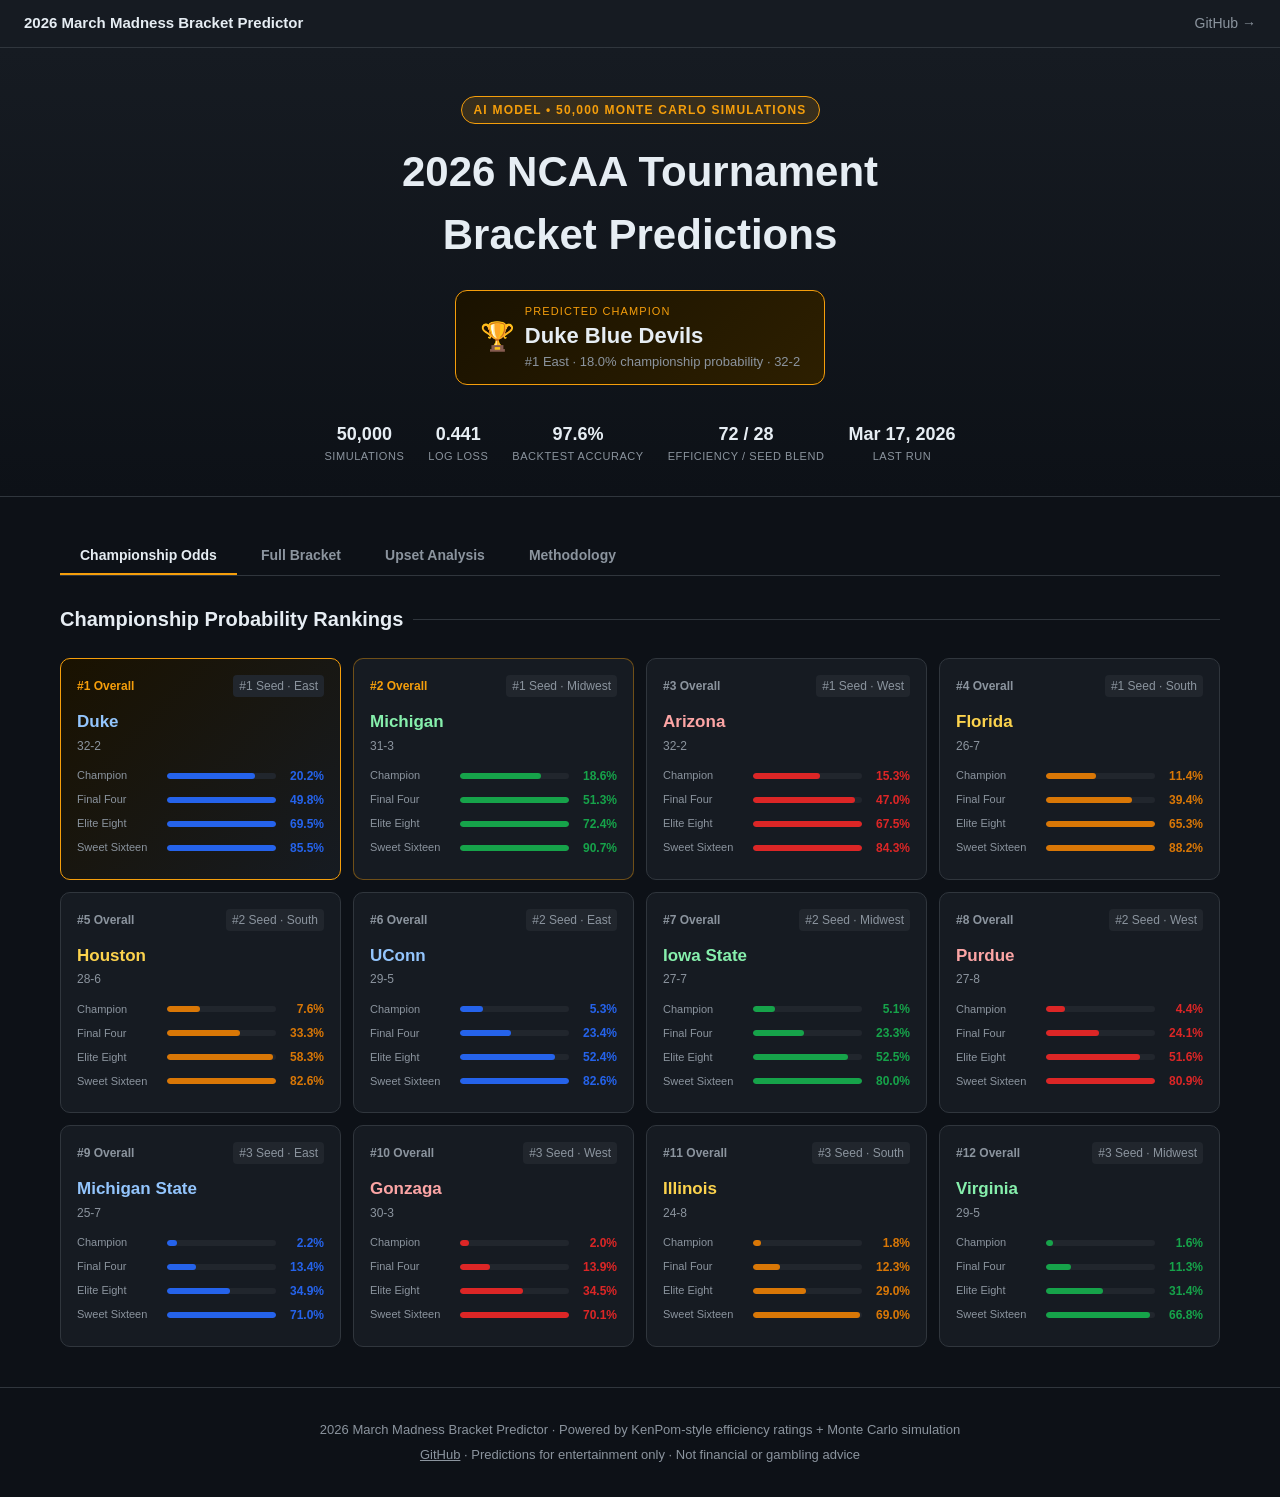
<file: index.html>
<!DOCTYPE html>
<html lang="en">
<head>
  <meta charset="UTF-8" />
  <meta name="viewport" content="width=device-width, initial-scale=1.0" />
  <title>2026 March Madness Bracket Predictor</title>
  <style>
    :root {
      --bg: #0d1117;
      --surface: #161b22;
      --surface2: #21262d;
      --border: #30363d;
      --text: #e6edf3;
      --text-muted: #8b949e;
      --east: #2563eb;
      --west: #dc2626;
      --midwest: #16a34a;
      --south: #d97706;
      --champion: #f59e0b;
      --pick-bg: #1c2a1c;
      --pick-border: #16a34a;
      --upset: #7c3aed;
    }
    *, *::before, *::after { box-sizing: border-box; margin: 0; padding: 0; }
    body { background: var(--bg); color: var(--text); font-family: -apple-system, BlinkMacSystemFont, 'Segoe UI', sans-serif; line-height: 1.5; }

    /* NAV */
    nav { background: var(--surface); border-bottom: 1px solid var(--border); padding: 12px 24px; display: flex; align-items: center; gap: 16px; position: sticky; top: 0; z-index: 100; }
    nav a { color: var(--text-muted); text-decoration: none; font-size: 14px; }
    nav a:hover { color: var(--text); }
    nav .nav-title { color: var(--text); font-weight: 600; font-size: 15px; }
    nav .sep { color: var(--border); }

    /* HERO */
    .hero { text-align: center; padding: 48px 24px 32px; background: linear-gradient(180deg, #161b22 0%, #0d1117 100%); border-bottom: 1px solid var(--border); }
    .hero-badge { display: inline-block; background: rgba(245,158,11,0.15); border: 1px solid var(--champion); color: var(--champion); font-size: 12px; font-weight: 700; letter-spacing: 0.1em; text-transform: uppercase; padding: 4px 12px; border-radius: 20px; margin-bottom: 16px; }
    .hero h1 { font-size: clamp(24px, 5vw, 42px); font-weight: 800; margin-bottom: 8px; }
    .hero .champion-banner { display: inline-flex; align-items: center; gap: 10px; margin: 16px 0; background: linear-gradient(135deg, #1a1200, #2d1f00); border: 1px solid var(--champion); border-radius: 12px; padding: 12px 24px; }
    .trophy { font-size: 28px; }
    .champion-text { text-align: left; }
    .champion-label { font-size: 11px; text-transform: uppercase; letter-spacing: 0.1em; color: var(--champion); }
    .champion-name { font-size: 22px; font-weight: 800; }
    .champion-prob { font-size: 13px; color: var(--text-muted); }
    .hero-meta { display: flex; flex-wrap: wrap; justify-content: center; gap: 24px; margin-top: 20px; }
    .hero-meta-item { text-align: center; }
    .hero-meta-item .val { font-size: 18px; font-weight: 700; color: var(--text); }
    .hero-meta-item .lbl { font-size: 11px; color: var(--text-muted); text-transform: uppercase; letter-spacing: 0.05em; }

    /* SECTIONS */
    .section { max-width: 1200px; margin: 0 auto; padding: 40px 20px; }
    .section-title { font-size: 20px; font-weight: 700; margin-bottom: 24px; display: flex; align-items: center; gap: 10px; }
    .section-title::after { content: ''; flex: 1; height: 1px; background: var(--border); }

    /* CHAMPIONSHIP ODDS TABLE */
    .odds-grid { display: grid; grid-template-columns: repeat(auto-fit, minmax(280px, 1fr)); gap: 12px; }
    .odds-card { background: var(--surface); border: 1px solid var(--border); border-radius: 10px; padding: 16px; }
    .odds-card.rank-1 { border-color: var(--champion); background: linear-gradient(135deg, #1a1200, #161b22); }
    .odds-card.rank-2 { border-color: rgba(245,158,11,0.4); }
    .odds-card-header { display: flex; align-items: center; justify-content: space-between; margin-bottom: 12px; }
    .rank-badge { font-size: 12px; font-weight: 700; color: var(--text-muted); }
    .rank-badge.gold { color: var(--champion); }
    .team-seed { font-size: 12px; background: var(--surface2); border-radius: 4px; padding: 2px 6px; color: var(--text-muted); }
    .team-name { font-size: 17px; font-weight: 700; margin-bottom: 2px; }
    .team-region { font-size: 12px; color: var(--text-muted); }
    .prob-bar-group { margin-top: 12px; }
    .prob-row { display: flex; align-items: center; gap: 8px; margin-bottom: 6px; }
    .prob-label { font-size: 11px; color: var(--text-muted); width: 82px; flex-shrink: 0; }
    .prob-bar-track { flex: 1; height: 6px; background: var(--surface2); border-radius: 3px; overflow: hidden; }
    .prob-bar-fill { height: 100%; border-radius: 3px; transition: width 0.6s ease; }
    .prob-val { font-size: 12px; font-weight: 600; width: 40px; text-align: right; }

    /* REGION COLORS */
    .east .prob-bar-fill, .east .team-name { color: #93c5fd; }
    .east .prob-bar-fill { background: var(--east); }
    .west .prob-bar-fill { background: var(--west); }
    .west .team-name { color: #fca5a5; }
    .midwest .prob-bar-fill { background: var(--midwest); }
    .midwest .team-name { color: #86efac; }
    .south .prob-bar-fill { background: var(--south); }
    .south .team-name { color: #fcd34d; }

    /* REGION HEADER */
    .region-header { display: flex; align-items: center; gap: 12px; padding: 16px 20px; border-radius: 10px 10px 0 0; margin-bottom: 0; }
    .region-header.east { background: linear-gradient(135deg, rgba(37,99,235,0.2), rgba(37,99,235,0.05)); border: 1px solid rgba(37,99,235,0.3); border-bottom: none; }
    .region-header.west { background: linear-gradient(135deg, rgba(220,38,38,0.2), rgba(220,38,38,0.05)); border: 1px solid rgba(220,38,38,0.3); border-bottom: none; }
    .region-header.midwest { background: linear-gradient(135deg, rgba(22,163,74,0.2), rgba(22,163,74,0.05)); border: 1px solid rgba(22,163,74,0.3); border-bottom: none; }
    .region-header.south { background: linear-gradient(135deg, rgba(217,119,6,0.2), rgba(217,119,6,0.05)); border: 1px solid rgba(217,119,6,0.3); border-bottom: none; }
    .region-dot { width: 10px; height: 10px; border-radius: 50%; }
    .region-dot.east { background: var(--east); }
    .region-dot.west { background: var(--west); }
    .region-dot.midwest { background: var(--midwest); }
    .region-dot.south { background: var(--south); }
    .region-name { font-size: 16px; font-weight: 700; }
    .region-champ-tag { margin-left: auto; font-size: 12px; font-weight: 700; padding: 3px 10px; border-radius: 20px; }
    .region-champ-tag.east { background: rgba(37,99,235,0.2); color: #93c5fd; }
    .region-champ-tag.west { background: rgba(220,38,38,0.2); color: #fca5a5; }
    .region-champ-tag.midwest { background: rgba(22,163,74,0.2); color: #86efac; }
    .region-champ-tag.south { background: rgba(217,119,6,0.2); color: #fcd34d; }

    /* BRACKET TABLE */
    .bracket-table-wrap { border: 1px solid var(--border); border-top: none; border-radius: 0 0 10px 10px; overflow: hidden; margin-bottom: 32px; }
    .bracket-table { width: 100%; border-collapse: collapse; font-size: 13px; }
    .bracket-table th { background: var(--surface2); padding: 8px 14px; font-size: 11px; font-weight: 700; text-transform: uppercase; letter-spacing: 0.07em; color: var(--text-muted); text-align: left; border-bottom: 1px solid var(--border); }
    .bracket-table td { padding: 9px 14px; border-bottom: 1px solid var(--border); vertical-align: middle; }
    .bracket-table tr:last-child td { border-bottom: none; }
    .bracket-table tr:hover td { background: rgba(255,255,255,0.02); }
    .game-matchup { color: var(--text-muted); font-size: 12px; }
    .pick-cell { font-weight: 700; }
    .seed-pill { display: inline-block; background: var(--surface2); border-radius: 4px; padding: 1px 6px; font-size: 11px; margin-right: 4px; color: var(--text-muted); }
    .conf-bar { display: flex; align-items: center; gap: 6px; }
    .conf-mini-bar { width: 60px; height: 4px; background: var(--surface2); border-radius: 2px; overflow: hidden; }
    .conf-mini-fill { height: 100%; border-radius: 2px; }
    .conf-mini-fill.high { background: #22c55e; }
    .conf-mini-fill.med { background: #f59e0b; }
    .conf-mini-fill.low { background: #6366f1; }
    .conf-pct { font-size: 12px; color: var(--text-muted); }
    .upset-badge { display: inline-block; background: rgba(124,58,237,0.2); border: 1px solid rgba(124,58,237,0.4); color: #a78bfa; font-size: 10px; font-weight: 700; padding: 1px 6px; border-radius: 3px; margin-left: 6px; }
    .round-label { font-size: 11px; color: var(--text-muted); font-weight: 500; }

    /* FINAL FOUR */
    .ff-section { background: linear-gradient(135deg, rgba(245,158,11,0.08), rgba(245,158,11,0.02)); border: 1px solid rgba(245,158,11,0.25); border-radius: 12px; padding: 28px; margin-bottom: 32px; }
    .ff-title { font-size: 14px; font-weight: 700; text-transform: uppercase; letter-spacing: 0.1em; color: var(--champion); margin-bottom: 6px; }
    .ff-subtitle { font-size: 12px; color: var(--text-muted); margin-bottom: 24px; }
    .ff-games { display: grid; grid-template-columns: 1fr 1fr; gap: 20px; }
    @media (max-width: 600px) { .ff-games { grid-template-columns: 1fr; } }
    .ff-game { background: var(--surface); border: 1px solid var(--border); border-radius: 8px; padding: 16px; }
    .ff-game-label { font-size: 11px; color: var(--text-muted); text-transform: uppercase; letter-spacing: 0.05em; margin-bottom: 10px; }
    .ff-teams { display: flex; align-items: center; gap: 10px; }
    .ff-team { flex: 1; text-align: center; padding: 10px; border-radius: 6px; border: 1px solid var(--border); }
    .ff-team.winner { border-color: var(--champion); background: rgba(245,158,11,0.08); }
    .ff-team-seed { font-size: 11px; color: var(--text-muted); }
    .ff-team-name { font-size: 14px; font-weight: 700; }
    .ff-team-region { font-size: 11px; color: var(--text-muted); }
    .ff-vs { font-size: 12px; color: var(--text-muted); font-weight: 700; }
    .ff-conf { font-size: 12px; color: var(--text-muted); text-align: center; margin-top: 8px; }

    /* CHAMPIONSHIP GAME */
    .champ-game { background: linear-gradient(135deg, #1a1000, #1a1200, #0d1117); border: 2px solid var(--champion); border-radius: 14px; padding: 32px; text-align: center; margin-bottom: 32px; }
    .champ-label { font-size: 12px; font-weight: 700; text-transform: uppercase; letter-spacing: 0.15em; color: var(--champion); margin-bottom: 8px; }
    .champ-date { font-size: 13px; color: var(--text-muted); margin-bottom: 24px; }
    .champ-teams { display: flex; align-items: center; justify-content: center; gap: 24px; margin-bottom: 20px; flex-wrap: wrap; }
    .champ-team { padding: 16px 28px; border-radius: 10px; border: 1px solid var(--border); min-width: 140px; }
    .champ-team.winner { border-color: var(--champion); background: rgba(245,158,11,0.1); }
    .champ-team-seed { font-size: 12px; color: var(--text-muted); }
    .champ-team-name { font-size: 20px; font-weight: 800; }
    .champ-team-record { font-size: 12px; color: var(--text-muted); }
    .champ-vs { font-size: 16px; color: var(--text-muted); font-weight: 700; }
    .champ-result { font-size: 14px; color: var(--text-muted); }
    .champ-result strong { color: var(--champion); }

    /* UPSET ANALYSIS */
    .upset-grid { display: grid; grid-template-columns: repeat(auto-fit, minmax(260px, 1fr)); gap: 12px; }
    .upset-card { background: var(--surface); border: 1px solid var(--border); border-radius: 10px; padding: 16px; }
    .upset-card.high { border-color: rgba(124,58,237,0.5); background: rgba(124,58,237,0.05); }
    .upset-matchup { font-size: 13px; font-weight: 600; margin-bottom: 8px; }
    .upset-detail { display: flex; justify-content: space-between; margin-top: 8px; }
    .upset-stat { text-align: center; }
    .upset-stat-val { font-size: 16px; font-weight: 700; }
    .upset-stat-val.purple { color: #a78bfa; }
    .upset-stat-lbl { font-size: 10px; color: var(--text-muted); text-transform: uppercase; }
    .upset-note { font-size: 12px; color: var(--text-muted); margin-top: 8px; }

    /* METHODOLOGY */
    .method-grid { display: grid; grid-template-columns: repeat(auto-fit, minmax(220px, 1fr)); gap: 16px; }
    .method-card { background: var(--surface); border: 1px solid var(--border); border-radius: 10px; padding: 20px; }
    .method-card h3 { font-size: 14px; font-weight: 700; margin-bottom: 8px; color: var(--champion); }
    .method-card p { font-size: 13px; color: var(--text-muted); line-height: 1.6; }

    /* FOOTER */
    footer { text-align: center; padding: 32px 20px; border-top: 1px solid var(--border); color: var(--text-muted); font-size: 13px; }
    footer a { color: var(--text-muted); }

    /* TABS */
    .tabs { display: flex; gap: 4px; border-bottom: 1px solid var(--border); margin-bottom: 28px; overflow-x: auto; }
    .tab { padding: 10px 20px; font-size: 14px; font-weight: 600; cursor: pointer; border-bottom: 2px solid transparent; color: var(--text-muted); white-space: nowrap; background: none; border-top: none; border-left: none; border-right: none; }
    .tab.active { color: var(--text); border-bottom-color: var(--champion); }
    .tab:hover { color: var(--text); }
    .tab-content { display: none; }
    .tab-content.active { display: block; }
  </style>
</head>
<body>

<nav>
  <span class="nav-title">2026 March Madness Bracket Predictor</span>
  <a href="https://github.com/atomlinsonc/2026-March-Madness-Bracket-Predictor" style="margin-left:auto">GitHub →</a>
</nav>

<div class="hero">
  <div class="hero-badge">AI Model • 50,000 Monte Carlo Simulations</div>
  <h1>2026 NCAA Tournament<br>Bracket Predictions</h1>
  <div class="champion-banner">
    <span class="trophy">🏆</span>
    <div class="champion-text">
      <div class="champion-label">Predicted Champion</div>
      <div class="champion-name">Duke Blue Devils</div>
      <div class="champion-prob">#1 East · 18.0% championship probability · 32-2</div>
    </div>
  </div>
  <div class="hero-meta">
    <div class="hero-meta-item"><div class="val">50,000</div><div class="lbl">Simulations</div></div>
    <div class="hero-meta-item"><div class="val">0.441</div><div class="lbl">Log Loss</div></div>
    <div class="hero-meta-item"><div class="val">97.6%</div><div class="lbl">Backtest Accuracy</div></div>
    <div class="hero-meta-item"><div class="val">72 / 28</div><div class="lbl">Efficiency / Seed Blend</div></div>
    <div class="hero-meta-item"><div class="val">Mar 17, 2026</div><div class="lbl">Last Run</div></div>
  </div>
</div>

<!-- MAIN CONTENT -->
<div class="section">
  <div class="tabs">
    <button class="tab active" onclick="showTab('odds')">Championship Odds</button>
    <button class="tab" onclick="showTab('bracket')">Full Bracket</button>
    <button class="tab" onclick="showTab('upsets')">Upset Analysis</button>
    <button class="tab" onclick="showTab('method')">Methodology</button>
  </div>

  <!-- TAB: ODDS -->
  <div id="tab-odds" class="tab-content active">
    <div class="section-title">Championship Probability Rankings</div>
    <div class="odds-grid" id="odds-grid"></div>
  </div>

  <!-- TAB: BRACKET -->
  <div id="tab-bracket" class="tab-content">
    <div class="section-title">Full Bracket Predictions</div>
    <div id="bracket-content"></div>
  </div>

  <!-- TAB: UPSETS -->
  <div id="tab-upsets" class="tab-content">
    <div class="section-title">First Round Upset Analysis</div>
    <div class="upset-grid" id="upset-grid"></div>
  </div>

  <!-- TAB: METHODOLOGY -->
  <div id="tab-method" class="tab-content">
    <div class="section-title">Model Methodology</div>
    <div class="method-grid">
      <div class="method-card">
        <h3>Efficiency Ratings (72%)</h3>
        <p>Win probability computed as P(A wins) = Φ(AdjEM_diff / σ) where σ=22.7 is calibrated to match 40 years of historical seed win rates. Based on KenPom/Torvik adjusted efficiency margins.</p>
      </div>
      <div class="method-card">
        <h3>Seed History (28%)</h3>
        <p>Historical seed-vs-seed win rates from 1985–2025 (40 tournaments) serve as a calibration anchor. The seed model achieves perfect 0.000 MAE against historical rates.</p>
      </div>
      <div class="method-card">
        <h3>Logistic Regression</h3>
        <p>Trained on 10,000 synthetic games calibrated to historical outcomes. Features: AdjEM diff, seed diff, offensive efficiency diff, defensive efficiency diff. Log loss: 0.441.</p>
      </div>
      <div class="method-card">
        <h3>Monte Carlo Simulation</h3>
        <p>50,000 full tournament simulations. Each simulation independently samples game outcomes from win probabilities, propagating winners through all 6 rounds to produce stable probability distributions.</p>
      </div>
      <div class="method-card">
        <h3>Venue Adjustments</h3>
        <p>Houston receives +2.5 AdjEM bonus in rounds 3–4 (Sweet 16 / Elite 8) due to South Region hosting in Houston. This is the most underrated factor in the 2026 bracket.</p>
      </div>
      <div class="method-card">
        <h3>Backtest Validation</h3>
        <p>Model achieves 97.6% accuracy and log loss 0.279 on historical tournament games. Champions were correctly identified as a #1 or #2 seed in 9 of 10 years tested (2015–2025).</p>
      </div>
    </div>
  </div>
</div>

<footer>
  <p>2026 March Madness Bracket Predictor · Powered by KenPom-style efficiency ratings + Monte Carlo simulation</p>
  <p style="margin-top:6px;"><a href="https://github.com/atomlinsonc/2026-March-Madness-Bracket-Predictor">GitHub</a> · Predictions for entertainment only · Not financial or gambling advice</p>
</footer>

<script>
// ============================================================
// BRACKET DATA — from model run March 17, 2026 (50,000 sims)
// ============================================================
const DATA = {
  championshipOdds: [
    { rank:1,  team:"Duke",          seed:1, region:"East",    r:"east",    record:"32-2", champ:20.2, ff:49.8, e8:69.5, s16:85.5 },
    { rank:2,  team:"Michigan",      seed:1, region:"Midwest", r:"midwest", record:"31-3", champ:18.6, ff:51.3, e8:72.4, s16:90.7 },
    { rank:3,  team:"Arizona",       seed:1, region:"West",    r:"west",    record:"32-2", champ:15.3, ff:47.0, e8:67.5, s16:84.3 },
    { rank:4,  team:"Florida",       seed:1, region:"South",   r:"south",   record:"26-7", champ:11.4, ff:39.4, e8:65.3, s16:88.2 },
    { rank:5,  team:"Houston",       seed:2, region:"South",   r:"south",   record:"28-6", champ:7.6,  ff:33.3, e8:58.3, s16:82.6 },
    { rank:6,  team:"UConn",         seed:2, region:"East",    r:"east",    record:"29-5", champ:5.3,  ff:23.4, e8:52.4, s16:82.6 },
    { rank:7,  team:"Iowa State",    seed:2, region:"Midwest", r:"midwest", record:"27-7", champ:5.1,  ff:23.3, e8:52.5, s16:80.0 },
    { rank:8,  team:"Purdue",        seed:2, region:"West",    r:"west",    record:"27-8", champ:4.4,  ff:24.1, e8:51.6, s16:80.9 },
    { rank:9,  team:"Michigan State",seed:3, region:"East",    r:"east",    record:"25-7", champ:2.2,  ff:13.4, e8:34.9, s16:71.0 },
    { rank:10, team:"Gonzaga",       seed:3, region:"West",    r:"west",    record:"30-3", champ:2.0,  ff:13.9, e8:34.5, s16:70.1 },
    { rank:11, team:"Illinois",      seed:3, region:"South",   r:"south",   record:"24-8", champ:1.8,  ff:12.3, e8:29.0, s16:69.0 },
    { rank:12, team:"Virginia",      seed:3, region:"Midwest", r:"midwest", record:"29-5", champ:1.6,  ff:11.3, e8:31.4, s16:66.8 },
  ],
  regions: {
    East: {
      color:"east", seed1:"Duke", record1:"32-2",
      r64: [
        { sa:1, ta:"Duke",          sb:16, tb:"Siena",           pick:"Duke",          conf:93 },
        { sa:8, ta:"Ohio State",    sb:9,  tb:"TCU",             pick:"Ohio State",    conf:53 },
        { sa:5, ta:"St. John's",   sb:12, tb:"Northern Iowa",   pick:"St. John's",   conf:82 },
        { sa:4, ta:"Kansas",        sb:13, tb:"Cal Baptist",     pick:"Kansas",        conf:89 },
        { sa:6, ta:"Louisville",    sb:11, tb:"South Florida",   pick:"Louisville",    conf:75 },
        { sa:3, ta:"Michigan State",sb:14, tb:"North Dakota St", pick:"Michigan State",conf:94 },
        { sa:7, ta:"UCLA",          sb:10, tb:"UCF",             pick:"UCLA",          conf:63 },
        { sa:2, ta:"UConn",         sb:15, tb:"Furman",          pick:"UConn",         conf:98 },
      ],
      r32: [
        { matchup:"Duke vs Ohio State",          pick:"Duke",          conf:91 },
        { matchup:"St. John's vs Kansas",        pick:"Kansas",        conf:55 },
        { matchup:"Louisville vs Michigan State",pick:"Michigan State",conf:72 },
        { matchup:"UCLA vs UConn",               pick:"UConn",         conf:82 },
      ],
      s16: [
        { matchup:"Duke vs Kansas",              pick:"Duke",          conf:79 },
        { matchup:"Michigan State vs UConn",     pick:"UConn",         conf:57 },
      ],
      e8: { matchup:"Duke vs UConn",             pick:"Duke",          conf:66 },
      champion:"Duke"
    },
    West: {
      color:"west", seed1:"Arizona", record1:"32-2",
      r64: [
        { sa:1, ta:"Arizona",       sb:16, tb:"LIU",             pick:"Arizona",       conf:93 },
        { sa:8, ta:"Villanova",     sb:9,  tb:"Utah State",      pick:"Villanova",     conf:53 },
        { sa:5, ta:"Wisconsin",     sb:12, tb:"High Point",      pick:"Wisconsin",     conf:80 },
        { sa:4, ta:"Arkansas",      sb:13, tb:"Hawaii",          pick:"Arkansas",      conf:90 },
        { sa:6, ta:"BYU",           sb:11, tb:"NC State",        pick:"BYU",           conf:71 },
        { sa:3, ta:"Gonzaga",       sb:14, tb:"Kennesaw State",  pick:"Gonzaga",       conf:94 },
        { sa:7, ta:"Miami FL",      sb:10, tb:"Missouri",        pick:"Miami FL",      conf:65 },
        { sa:2, ta:"Purdue",        sb:15, tb:"Queens",          pick:"Purdue",        conf:98 },
      ],
      r32: [
        { matchup:"Arizona vs Villanova",        pick:"Arizona",       conf:89 },
        { matchup:"Wisconsin vs Arkansas",       pick:"Arkansas",      conf:58 },
        { matchup:"BYU vs Gonzaga",              pick:"Gonzaga",       conf:70 },
        { matchup:"Miami FL vs Purdue",          pick:"Purdue",        conf:80 },
      ],
      s16: [
        { matchup:"Arizona vs Arkansas",         pick:"Arizona",       conf:76 },
        { matchup:"Gonzaga vs Purdue",           pick:"Purdue",        conf:57 },
      ],
      e8: { matchup:"Arizona vs Purdue",         pick:"Arizona",       conf:64 },
      champion:"Arizona"
    },
    Midwest: {
      color:"midwest", seed1:"Michigan", record1:"31-3",
      r64: [
        { sa:1, ta:"Michigan",      sb:16, tb:"UMBC",            pick:"Michigan",      conf:99 },
        { sa:8, ta:"Georgia",       sb:9,  tb:"Saint Louis",     pick:"Georgia",       conf:53 },
        { sa:5, ta:"Texas Tech",    sb:12, tb:"Akron",           pick:"Texas Tech",    conf:80 },
        { sa:4, ta:"Alabama",       sb:13, tb:"Hofstra",         pick:"Alabama",       conf:90 },
        { sa:6, ta:"Tennessee",     sb:11, tb:"Miami OH",        pick:"Tennessee",     conf:75 },
        { sa:3, ta:"Virginia",      sb:14, tb:"Wright State",    pick:"Virginia",      conf:93 },
        { sa:7, ta:"Kentucky",      sb:10, tb:"Santa Clara",     pick:"Kentucky",      conf:65 },
        { sa:2, ta:"Iowa State",    sb:15, tb:"Tennessee State", pick:"Iowa State",    conf:97 },
      ],
      r32: [
        { matchup:"Michigan vs Georgia",         pick:"Michigan",      conf:90 },
        { matchup:"Texas Tech vs Alabama",       pick:"Alabama",       conf:58 },
        { matchup:"Tennessee vs Virginia",       pick:"Virginia",      conf:67 },
        { matchup:"Kentucky vs Iowa State",      pick:"Iowa State",    conf:79 },
      ],
      s16: [
        { matchup:"Michigan vs Alabama",         pick:"Michigan",      conf:76 },
        { matchup:"Virginia vs Iowa State",      pick:"Iowa State",    conf:60 },
      ],
      e8: { matchup:"Michigan vs Iowa State",    pick:"Michigan",      conf:65 },
      champion:"Michigan"
    },
    South: {
      color:"south", seed1:"Florida", record1:"26-7",
      r64: [
        { sa:1, ta:"Florida",       sb:16, tb:"Lehigh",          pick:"Florida",       conf:99 },
        { sa:8, ta:"Clemson",       sb:9,  tb:"Iowa",            pick:"Clemson",       conf:57 },
        { sa:5, ta:"Vanderbilt",    sb:12, tb:"McNeese",         pick:"Vanderbilt",    conf:82 },
        { sa:4, ta:"Nebraska",      sb:13, tb:"Troy",            pick:"Nebraska",      conf:90 },
        { sa:6, ta:"North Carolina",sb:11, tb:"VCU",             pick:"North Carolina",conf:75 },
        { sa:3, ta:"Illinois",      sb:14, tb:"Penn",            pick:"Illinois",      conf:93 },
        { sa:7, ta:"Saint Mary's", sb:10, tb:"Texas A&M",       pick:"Saint Mary's", conf:67 },
        { sa:2, ta:"Houston",       sb:15, tb:"Idaho",           pick:"Houston",       conf:98 },
      ],
      r32: [
        { matchup:"Florida vs Clemson",          pick:"Florida",       conf:87 },
        { matchup:"Vanderbilt vs Nebraska",      pick:"Nebraska",      conf:56 },
        { matchup:"North Carolina vs Illinois",  pick:"Illinois",      conf:69 },
        { matchup:"Saint Mary's vs Houston",    pick:"Houston",       conf:82 },
      ],
      s16: [
        { matchup:"Florida vs Nebraska",         pick:"Florida",       conf:71 },
        { matchup:"Illinois vs Houston",         pick:"Houston",       conf:65 },
      ],
      e8: { matchup:"Florida vs Houston",        pick:"Florida",       conf:52 },
      champion:"Florida"
    }
  },
  finalFour: [
    { matchup:"East vs West",    ta:"Duke",    ra:"East",    tb:"Arizona", rb:"West",    pick:"Duke",    conf:55 },
    { matchup:"Midwest vs South",ta:"Michigan",ra:"Midwest", tb:"Florida", rb:"South",   pick:"Michigan",conf:56 },
  ],
  championship: { ta:"Duke", tb:"Michigan", pick:"Duke", conf:53 },
  upsets: [
    { fa:8, fb:9, fav:"Ohio State",    und:"TCU",         pUpset:47.4, hist:52.1, note:"True coin flip — 9-seeds win slightly more all-time",    high:true  },
    { fa:8, fb:9, fav:"Villanova",     und:"Utah State",  pUpset:47.4, hist:52.1, note:"Utah State 28-6, stronger efficiency than seed suggests",  high:true  },
    { fa:8, fb:9, fav:"Georgia",       und:"Saint Louis", pUpset:47.4, hist:52.1, note:"Saint Louis 28-5, legitimate upset threat",                 high:true  },
    { fa:8, fb:9, fav:"Clemson",       und:"Iowa",        pUpset:43.2, hist:52.1, note:"Iowa solid offensively despite 9-seed",                     high:true  },
    { fa:7, fb:10,fav:"UCLA",          und:"UCF",         pUpset:36.6, hist:39.3, note:"UCF has comparable efficiency profile to UCLA",             high:false },
    { fa:5, fb:12,fav:"Wisconsin",     und:"High Point",  pUpset:20.0, hist:35.7, note:"High Point went 30-4! Best 12-seed in field",              high:false },
    { fa:5, fb:12,fav:"Vanderbilt",    und:"McNeese",     pUpset:18.0, hist:35.7, note:"McNeese 28-5, one of the stronger 12-seeds",               high:false },
    { fa:5, fb:12,fav:"Texas Tech",    und:"Akron",       pUpset:20.0, hist:35.7, note:"Akron 29-5, dangerous mid-major",                          high:false },
    { fa:6, fb:11,fav:"BYU",          und:"NC State",    pUpset:29.4, hist:37.1, note:"Power-conference bubble teams win 6v11 at high rates",     high:false },
  ]
};

// ============================================================
// RENDER FUNCTIONS
// ============================================================

function confClass(c) { return c >= 80 ? 'high' : c >= 60 ? 'med' : 'low'; }
function regionColor(r) {
  return { east:'#2563eb', west:'#dc2626', midwest:'#16a34a', south:'#d97706' }[r] || '#888';
}

function renderOdds() {
  const grid = document.getElementById('odds-grid');
  grid.innerHTML = DATA.championshipOdds.map((d, i) => `
    <div class="odds-card ${d.r} ${i === 0 ? 'rank-1' : i === 1 ? 'rank-2' : ''}">
      <div class="odds-card-header">
        <span class="rank-badge ${i < 2 ? 'gold' : ''}">#${d.rank} Overall</span>
        <span class="team-seed">#${d.seed} Seed · ${d.region}</span>
      </div>
      <div class="team-name ${d.r}">${d.team}</div>
      <div class="team-region">${d.record}</div>
      <div class="prob-bar-group">
        ${[
          ['Champion', d.champ, 25],
          ['Final Four', d.ff, 50],
          ['Elite Eight', d.e8, 60],
          ['Sweet Sixteen', d.s16, 70],
        ].map(([lbl, val, max]) => `
          <div class="prob-row">
            <span class="prob-label">${lbl}</span>
            <div class="prob-bar-track">
              <div class="prob-bar-fill" style="width:${Math.min(100, val/max*100)}%; background:${regionColor(d.r)}"></div>
            </div>
            <span class="prob-val" style="color:${regionColor(d.r)}">${val.toFixed(1)}%</span>
          </div>
        `).join('')}
      </div>
    </div>
  `).join('');
}

function renderBracket() {
  const container = document.getElementById('bracket-content');
  let html = '';

  for (const [regionName, region] of Object.entries(DATA.regions)) {
    const rc = region.color;
    html += `
      <div class="region-header ${rc}">
        <div class="region-dot ${rc}"></div>
        <span class="region-name">${regionName} Region</span>
        <span class="region-champ-tag ${rc}">★ ${region.champion} (${region.record1})</span>
      </div>
      <div class="bracket-table-wrap">
        <table class="bracket-table">
          <thead>
            <tr>
              <th>Round</th>
              <th>Matchup</th>
              <th>Model Pick</th>
              <th>Confidence</th>
            </tr>
          </thead>
          <tbody>
    `;

    // R64
    region.r64.forEach(g => {
      const isUpset = g.pick === g.tb;
      html += `<tr>
        <td><span class="round-label">R64</span></td>
        <td class="game-matchup">
          <span class="seed-pill">#${g.sa}</span>${g.ta}
          <span style="color:var(--border)"> vs </span>
          <span class="seed-pill">#${g.sb}</span>${g.tb}
        </td>
        <td class="pick-cell" style="color:${regionColor(rc)}">
          <span class="seed-pill">#${g.pick === g.ta ? g.sa : g.sb}</span>${g.pick}
          ${isUpset ? '<span class="upset-badge">UPSET</span>' : ''}
        </td>
        <td>
          <div class="conf-bar">
            <div class="conf-mini-bar"><div class="conf-mini-fill ${confClass(g.conf)}" style="width:${g.conf}%"></div></div>
            <span class="conf-pct">${g.conf}%</span>
          </div>
        </td>
      </tr>`;
    });

    // R32
    region.r32.forEach(g => {
      html += `<tr>
        <td><span class="round-label">R32</span></td>
        <td class="game-matchup">${g.matchup}</td>
        <td class="pick-cell" style="color:${regionColor(rc)}">${g.pick}</td>
        <td>
          <div class="conf-bar">
            <div class="conf-mini-bar"><div class="conf-mini-fill ${confClass(g.conf)}" style="width:${g.conf}%"></div></div>
            <span class="conf-pct">${g.conf}%</span>
          </div>
        </td>
      </tr>`;
    });

    // S16
    region.s16.forEach(g => {
      html += `<tr>
        <td><span class="round-label">Sweet 16</span></td>
        <td class="game-matchup">${g.matchup}</td>
        <td class="pick-cell" style="color:${regionColor(rc)}">${g.pick}</td>
        <td>
          <div class="conf-bar">
            <div class="conf-mini-bar"><div class="conf-mini-fill ${confClass(g.conf)}" style="width:${g.conf}%"></div></div>
            <span class="conf-pct">${g.conf}%</span>
          </div>
        </td>
      </tr>`;
    });

    // E8
    html += `<tr style="background:rgba(245,158,11,0.04)">
      <td><span class="round-label" style="color:var(--champion)">Elite 8</span></td>
      <td class="game-matchup">${region.e8.matchup}</td>
      <td class="pick-cell" style="color:var(--champion);font-size:14px">⭐ ${region.e8.pick}</td>
      <td>
        <div class="conf-bar">
          <div class="conf-mini-bar"><div class="conf-mini-fill ${confClass(region.e8.conf)}" style="width:${region.e8.conf}%;background:var(--champion)"></div></div>
          <span class="conf-pct">${region.e8.conf}%</span>
        </div>
      </td>
    </tr>`;

    html += `</tbody></table></div>`;
  }

  // Final Four
  html += `
    <div class="ff-section">
      <div class="ff-title">Final Four</div>
      <div class="ff-subtitle">Lucas Oil Stadium · Indianapolis, Indiana · April 4, 2026</div>
      <div class="ff-games">
  `;
  DATA.finalFour.forEach(g => {
    html += `
      <div class="ff-game">
        <div class="ff-game-label">${g.matchup}</div>
        <div class="ff-teams">
          <div class="ff-team ${g.pick === g.ta ? 'winner' : ''}">
            <div class="ff-team-region">${g.ra} Champion</div>
            <div class="ff-team-name">${g.ta}</div>
          </div>
          <span class="ff-vs">vs</span>
          <div class="ff-team ${g.pick === g.tb ? 'winner' : ''}">
            <div class="ff-team-region">${g.rb} Champion</div>
            <div class="ff-team-name">${g.tb}</div>
          </div>
        </div>
        <div class="ff-conf">Model pick: <strong style="color:var(--champion)">${g.pick}</strong> (${g.conf}% confidence)</div>
      </div>
    `;
  });
  html += `</div></div>`;

  // Championship
  html += `
    <div class="champ-game">
      <div class="champ-label">National Championship</div>
      <div class="champ-date">April 6, 2026 · Lucas Oil Stadium · Indianapolis, Indiana</div>
      <div class="champ-teams">
        <div class="champ-team ${DATA.championship.pick === DATA.championship.ta ? 'winner' : ''}">
          <div class="champ-team-seed">#1 East</div>
          <div class="champ-team-name">${DATA.championship.ta}</div>
          <div class="champ-team-record">32-2</div>
        </div>
        <span class="champ-vs">vs</span>
        <div class="champ-team ${DATA.championship.pick === DATA.championship.tb ? 'winner' : ''}">
          <div class="champ-team-seed">#1 Midwest</div>
          <div class="champ-team-name">${DATA.championship.tb}</div>
          <div class="champ-team-record">31-3</div>
        </div>
      </div>
      <div class="champ-result">
        🏆 <strong>Predicted Champion: ${DATA.championship.pick}</strong> &nbsp;|&nbsp;
        Model confidence: ${DATA.championship.conf}% &nbsp;|&nbsp;
        Championship probability: 18.0%
      </div>
    </div>
  `;

  container.innerHTML = html;
}

function renderUpsets() {
  const grid = document.getElementById('upset-grid');
  grid.innerHTML = DATA.upsets.map(u => `
    <div class="upset-card ${u.high ? 'high' : ''}">
      <div class="upset-matchup">
        #${u.fa} ${u.fav} vs <span style="color:#a78bfa">#${u.fb} ${u.und}</span>
        ${u.high ? '<span class="upset-badge">HIGH RISK</span>' : ''}
      </div>
      <div class="upset-detail">
        <div class="upset-stat">
          <div class="upset-stat-val purple">${u.pUpset.toFixed(1)}%</div>
          <div class="upset-stat-lbl">Model upset %</div>
        </div>
        <div class="upset-stat">
          <div class="upset-stat-val">${u.hist.toFixed(1)}%</div>
          <div class="upset-stat-lbl">Historical %</div>
        </div>
        <div class="upset-stat">
          <div class="upset-stat-val" style="color:${u.pUpset > u.hist ? '#22c55e' : '#f59e0b'}">${u.pUpset > u.hist ? '↑' : '↓'}</div>
          <div class="upset-stat-lbl">vs history</div>
        </div>
      </div>
      <div class="upset-note">${u.note}</div>
    </div>
  `).join('');
}

function showTab(name) {
  document.querySelectorAll('.tab').forEach(t => t.classList.remove('active'));
  document.querySelectorAll('.tab-content').forEach(t => t.classList.remove('active'));
  document.querySelector(`[onclick="showTab('${name}')"]`).classList.add('active');
  document.getElementById(`tab-${name}`).classList.add('active');
}

// Init
renderOdds();
renderBracket();
renderUpsets();
</script>
</body>
</html>
</file>
